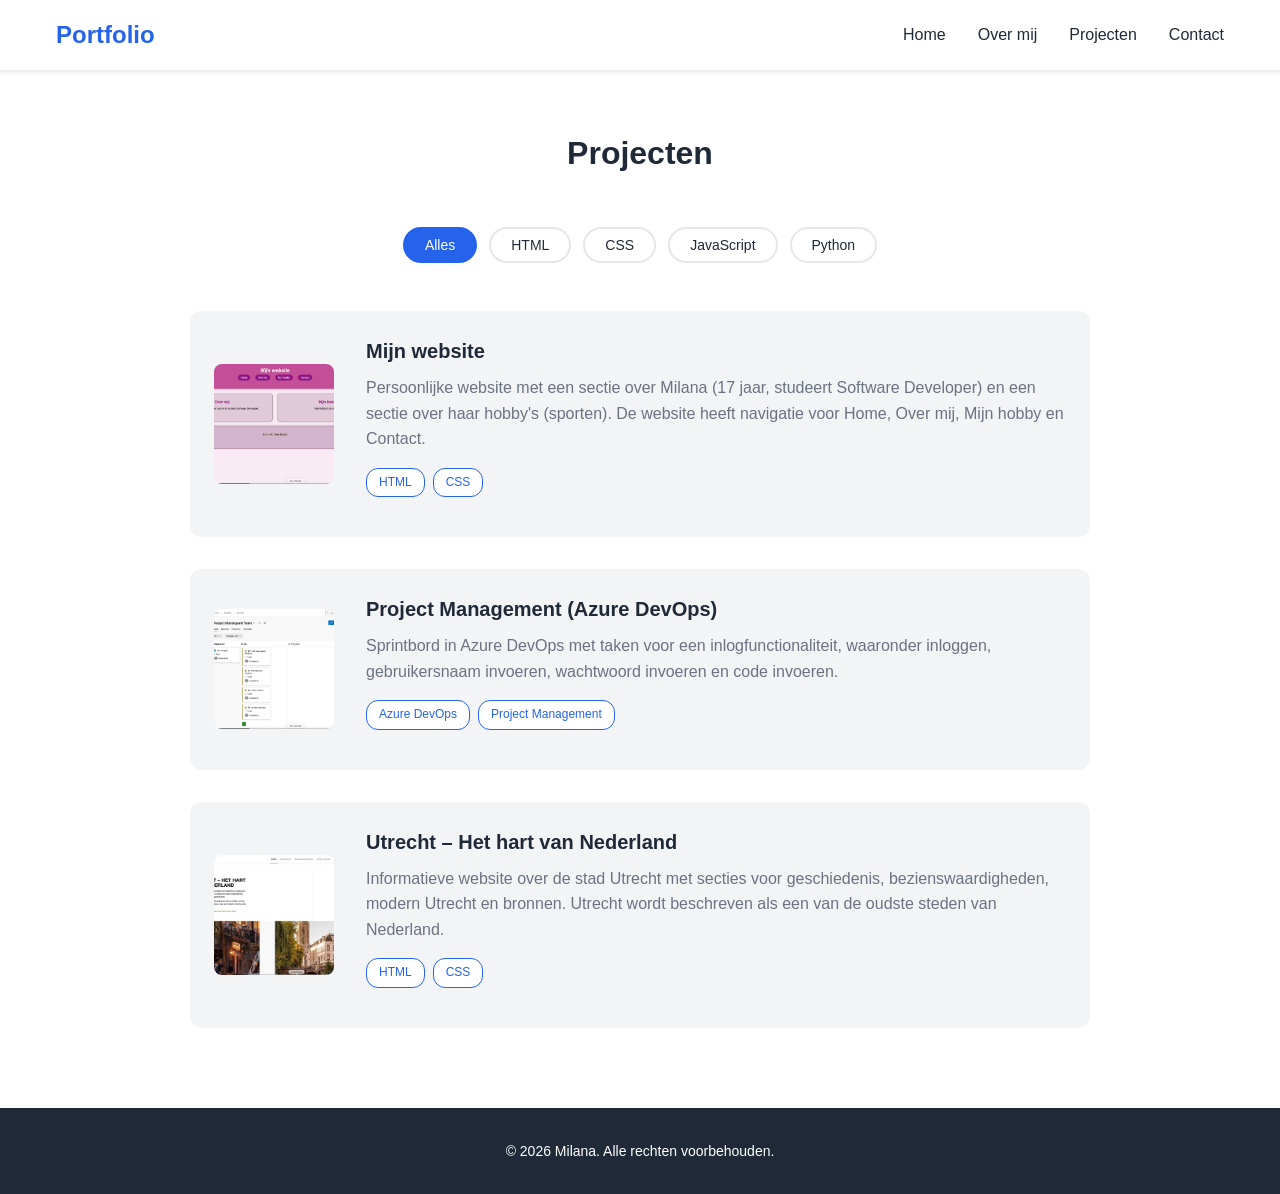
<file: projects.html>
<!DOCTYPE html>
<html lang="nl">
<head>
    <meta charset="UTF-8">
    <meta name="viewport" content="width=device-width, initial-scale=1.0">
    <title>Projecten - Portfolio van Milana</title>
    <link rel="stylesheet" href="css/style.css">
</head>
<body>
    <header class="header">
        <nav class="nav">
            <a href="index.html" class="nav__logo">Portfolio</a>
            <ul class="nav__menu">
                <li><a href="index.html" class="nav__link">Home</a></li>
                <li><a href="index.html#about" class="nav__link">Over mij</a></li>
                <li><a href="projects.html" class="nav__link">Projecten</a></li>
                <li><a href="index.html#contact" class="nav__link">Contact</a></li>
            </ul>
            <button class="nav__toggle" aria-label="Menu">
                <span></span>
                <span></span>
                <span></span>
            </button>
        </nav>
    </header>

    <main>
        <section class="projects-page">
            <div class="container">
                <h1 class="section__title">Projecten</h1>

                <div class="project-filters">
                    <button class="filter-btn active" data-filter="all">Alles</button>
                    <button class="filter-btn" data-filter="HTML">HTML</button>
                    <button class="filter-btn" data-filter="CSS">CSS</button>
                    <button class="filter-btn" data-filter="JavaScript">JavaScript</button>
                    <button class="filter-btn" data-filter="Python">Python</button>
                </div>

                <div class="projects-list">
                    <article class="project-list-item" data-tech="HTML CSS">
                        <div class="project-list-item__image">
                            <img src="js/images/IMAGE 2026-10-05 14:11:08.jpg" alt="Screenshot van de website Mijn website">
                        </div>
                        <div class="project-list-item__content">
                            <h2 class="project-list-item__title">Mijn website</h2>
                            <p class="project-list-item__description">Persoonlijke website met een sectie over Milana (17 jaar, studeert Software Developer) en een sectie over haar hobby's (sporten). De website heeft navigatie voor Home, Over mij, Mijn hobby en Contact.</p>
                            <div class="project-tags">
                                <span class="tag">HTML</span>
                                <span class="tag">CSS</span>
                            </div>
                        </div>
                    </article>

                    <article class="project-list-item" data-tech="">
                        <div class="project-list-item__image">
                            <img src="js/images/IMAGE 2026-10-05 14:11:09.jpg" alt="Screenshot van het Azure DevOps sprintbord">
                        </div>
                        <div class="project-list-item__content">
                            <h2 class="project-list-item__title">Project Management (Azure DevOps)</h2>
                            <p class="project-list-item__description">Sprintbord in Azure DevOps met taken voor een inlogfunctionaliteit, waaronder inloggen, gebruikersnaam invoeren, wachtwoord invoeren en code invoeren.</p>
                            <div class="project-tags">
                                <span class="tag">Azure DevOps</span>
                                <span class="tag">Project Management</span>
                            </div>
                        </div>
                    </article>

                    <article class="project-list-item" data-tech="HTML CSS">
                        <div class="project-list-item__image">
                            <img src="js/images/IMAGE 2026-10-05 14:11:11.jpg" alt="Screenshot van de website Utrecht – Het hart van Nederland">
                        </div>
                        <div class="project-list-item__content">
                            <h2 class="project-list-item__title">Utrecht – Het hart van Nederland</h2>
                            <p class="project-list-item__description">Informatieve website over de stad Utrecht met secties voor geschiedenis, bezienswaardigheden, modern Utrecht en bronnen. Utrecht wordt beschreven als een van de oudste steden van Nederland.</p>
                            <div class="project-tags">
                                <span class="tag">HTML</span>
                                <span class="tag">CSS</span>
                            </div>
                        </div>
                    </article>
                </div>

                <p class="filter-empty">Geen projecten gevonden met deze technologie.</p>
            </div>
        </section>
    </main>

    <footer class="footer">
        <div class="container">
            <p class="footer__text">&copy; 2026 Milana. Alle rechten voorbehouden.</p>
        </div>
    </footer>

    <script src="js/main.js"></script>
</body>
</html>
</file>
<file: css/style.css>
*,
*::before,
*::after {
    margin: 0;
    padding: 0;
    box-sizing: border-box;
}

:root {
    --color-primary: #2563eb;
    --color-primary-dark: #1d4ed8;
    --color-text: #1f2937;
    --color-text-light: #6b7280;
    --color-bg: #ffffff;
    --color-bg-alt: #f3f4f6;
    --color-border: #e5e7eb;
    --font-main: 'Segoe UI', Tahoma, Geneva, Verdana, sans-serif;
    --max-width: 1200px;
    --spacing: 1rem;
}

html {
    scroll-behavior: smooth;
}

body {
    font-family: var(--font-main);
    color: var(--color-text);
    line-height: 1.6;
    background-color: var(--color-bg);
}

.container {
    max-width: var(--max-width);
    margin: 0 auto;
    padding: 0 var(--spacing);
}

/* Header & Navigation */
.header {
    position: fixed;
    top: 0;
    width: 100%;
    background-color: var(--color-bg);
    box-shadow: 0 2px 4px rgba(0, 0, 0, 0.1);
    z-index: 1000;
}

.nav {
    display: flex;
    justify-content: space-between;
    align-items: center;
    max-width: var(--max-width);
    margin: 0 auto;
    padding: 1rem var(--spacing);
}

.nav__logo {
    font-size: 1.5rem;
    font-weight: bold;
    color: var(--color-primary);
    text-decoration: none;
}

.nav__menu {
    display: flex;
    list-style: none;
    gap: 2rem;
}

.nav__link {
    text-decoration: none;
    color: var(--color-text);
    transition: color 0.3s;
}

.nav__link:hover {
    color: var(--color-primary);
}

.nav__toggle {
    display: none;
    flex-direction: column;
    gap: 4px;
    background: none;
    border: none;
    cursor: pointer;
}

.nav__toggle span {
    width: 25px;
    height: 3px;
    background-color: var(--color-text);
    transition: transform 0.3s;
}

/* Hero Section */
.hero {
    min-height: 100vh;
    display: flex;
    align-items: center;
    justify-content: center;
    text-align: center;
    padding: 6rem var(--spacing) 2rem;
    background: linear-gradient(135deg, var(--color-bg-alt) 0%, var(--color-bg) 100%);
}

.hero__title {
    font-size: 3rem;
    margin-bottom: 1rem;
}

.hero__highlight {
    color: var(--color-primary);
}

.hero__subtitle {
    font-size: 1.25rem;
    color: var(--color-text-light);
    margin-bottom: 2rem;
}

/* Buttons */
.btn {
    display: inline-block;
    padding: 0.75rem 1.5rem;
    border-radius: 6px;
    text-decoration: none;
    font-weight: 600;
    transition: background-color 0.3s, transform 0.2s;
    border: none;
    cursor: pointer;
}

.btn--primary {
    background-color: var(--color-primary);
    color: var(--color-bg);
}

.btn--primary:hover {
    background-color: var(--color-primary-dark);
    transform: translateY(-2px);
}

.btn--outline {
    background-color: transparent;
    border: 2px solid var(--color-primary);
    color: var(--color-primary);
}

.btn--outline:hover {
    background-color: var(--color-primary);
    color: var(--color-bg);
}

.btn--small {
    padding: 0.5rem 1rem;
    font-size: 0.875rem;
}

/* Sections */
.section__title {
    font-size: 2rem;
    text-align: center;
    margin-bottom: 3rem;
    color: var(--color-text);
}

/* About Section */
.about {
    padding: 5rem var(--spacing);
    background-color: var(--color-bg);
}

.about__content {
    display: flex;
    gap: 3rem;
    align-items: center;
    flex-wrap: wrap;
    justify-content: center;
}

.about__photo {
    width: 250px;
    height: 250px;
    object-fit: cover;
    border-radius: 50%;
    border: 4px solid var(--color-primary);
}

.about__text {
    max-width: 500px;
}

.about__text p {
    margin-bottom: 1.5rem;
    color: var(--color-text-light);
}

.about__skills {
    display: flex;
    gap: 0.75rem;
    flex-wrap: wrap;
}

.skill {
    padding: 0.5rem 1rem;
    background-color: var(--color-bg-alt);
    border-radius: 20px;
    font-size: 0.875rem;
    font-weight: 500;
    color: var(--color-primary);
}

/* Projects Section */
.projects {
    padding: 5rem var(--spacing);
    background-color: var(--color-bg-alt);
}

.projects__grid {
    display: grid;
    grid-template-columns: repeat(auto-fit, minmax(300px, 1fr));
    gap: 2rem;
}

.project-card {
    background-color: var(--color-bg);
    border-radius: 12px;
    overflow: hidden;
    box-shadow: 0 4px 6px rgba(0, 0, 0, 0.1);
    transition: transform 0.3s;
}

.project-card:hover {
    transform: translateY(-5px);
}

.project-card__image {
    width: 100%;
    height: 200px;
    object-fit: cover;
}

.project-card__content {
    padding: 1.5rem;
}

.project-card__title {
    font-size: 1.25rem;
    margin-bottom: 0.5rem;
}

.project-card__description {
    color: var(--color-text-light);
    margin-bottom: 1rem;
}

.project-card__links {
    display: flex;
    gap: 0.75rem;
}

/* Projects Page */
.projects-page {
    padding: 8rem var(--spacing) 5rem;
    background-color: var(--color-bg);
}

.project-filters {
    display: flex;
    flex-wrap: wrap;
    gap: 0.75rem;
    justify-content: center;
    margin-bottom: 3rem;
}

.filter-btn {
    padding: 0.5rem 1.25rem;
    border: 2px solid var(--color-border);
    border-radius: 20px;
    background-color: var(--color-bg);
    color: var(--color-text);
    font-family: inherit;
    font-size: 0.875rem;
    font-weight: 500;
    cursor: pointer;
    transition: background-color 0.3s, color 0.3s, border-color 0.3s;
}

.filter-btn:hover {
    border-color: var(--color-primary);
    color: var(--color-primary);
}

.filter-btn.active {
    background-color: var(--color-primary);
    border-color: var(--color-primary);
    color: var(--color-bg);
}

.projects-list {
    display: flex;
    flex-direction: column;
    gap: 2rem;
    max-width: 900px;
    margin: 0 auto;
}

.project-list-item {
    display: flex;
    gap: 2rem;
    align-items: center;
    padding: 1.5rem;
    background-color: var(--color-bg-alt);
    border-radius: 12px;
    transition: transform 0.3s;
}

.project-list-item:hover {
    transform: translateY(-3px);
}

.project-list-item__image {
    flex-shrink: 0;
    width: 120px;
    height: 120px;
    background-color: var(--color-border);
    border-radius: 8px;
    display: flex;
    align-items: center;
    justify-content: center;
    color: var(--color-text-light);
    font-size: 2rem;
    font-weight: bold;
    overflow: hidden;
}

.project-list-item__image img {
    width: 100%;
    height: 100%;
    object-fit: cover;
    display: block;
}

.project-list-item__content {
    flex: 1;
}

.project-list-item__title {
    font-size: 1.25rem;
    margin-bottom: 0.5rem;
    color: var(--color-text);
}

.project-list-item__description {
    color: var(--color-text-light);
    margin-bottom: 1rem;
}

.project-tags {
    display: flex;
    flex-wrap: wrap;
    gap: 0.5rem;
    margin-bottom: 1rem;
}

.tag {
    padding: 0.25rem 0.75rem;
    background-color: var(--color-bg);
    border: 1px solid var(--color-primary);
    border-radius: 12px;
    font-size: 0.75rem;
    font-weight: 500;
    color: var(--color-primary);
}

.project-list-item__links {
    display: flex;
    gap: 0.75rem;
}

.filter-empty {
    text-align: center;
    color: var(--color-text-light);
    padding: 3rem 1rem;
    display: none;
}

.filter-empty.visible {
    display: block;
}

/* Contact Section */
.contact {
    padding: 5rem var(--spacing);
    background-color: var(--color-bg);
}

.contact__form {
    max-width: 600px;
    margin: 0 auto;
}

.form__group {
    margin-bottom: 1.5rem;
}

.form__label {
    display: block;
    margin-bottom: 0.5rem;
    font-weight: 500;
}

.form__input {
    width: 100%;
    padding: 0.75rem;
    border: 1px solid var(--color-border);
    border-radius: 6px;
    font-size: 1rem;
    font-family: inherit;
    transition: border-color 0.3s;
}

.form__input:focus {
    outline: none;
    border-color: var(--color-primary);
}

.form__textarea {
    min-height: 150px;
    resize: vertical;
}

/* Footer */
.footer {
    padding: 2rem var(--spacing);
    background-color: var(--color-text);
    color: var(--color-bg);
    text-align: center;
}

.footer__text {
    font-size: 0.875rem;
}

/* Responsive */
@media (max-width: 768px) {
    .nav__menu {
        position: fixed;
        top: 60px;
        left: 100%;
        flex-direction: column;
        width: 100%;
        background-color: var(--color-bg);
        padding: 2rem;
        gap: 1.5rem;
        transition: left 0.3s;
    }

    .nav__menu.active {
        left: 0;
    }

    .nav__toggle {
        display: flex;
    }

    .hero__title {
        font-size: 2rem;
    }

    .about__content {
        flex-direction: column;
        text-align: center;
    }

    .project-list-item {
        flex-direction: column;
        text-align: center;
    }

    .project-list-item__links {
        justify-content: center;
    }

    .project-tags {
        justify-content: center;
    }
}
</file>
